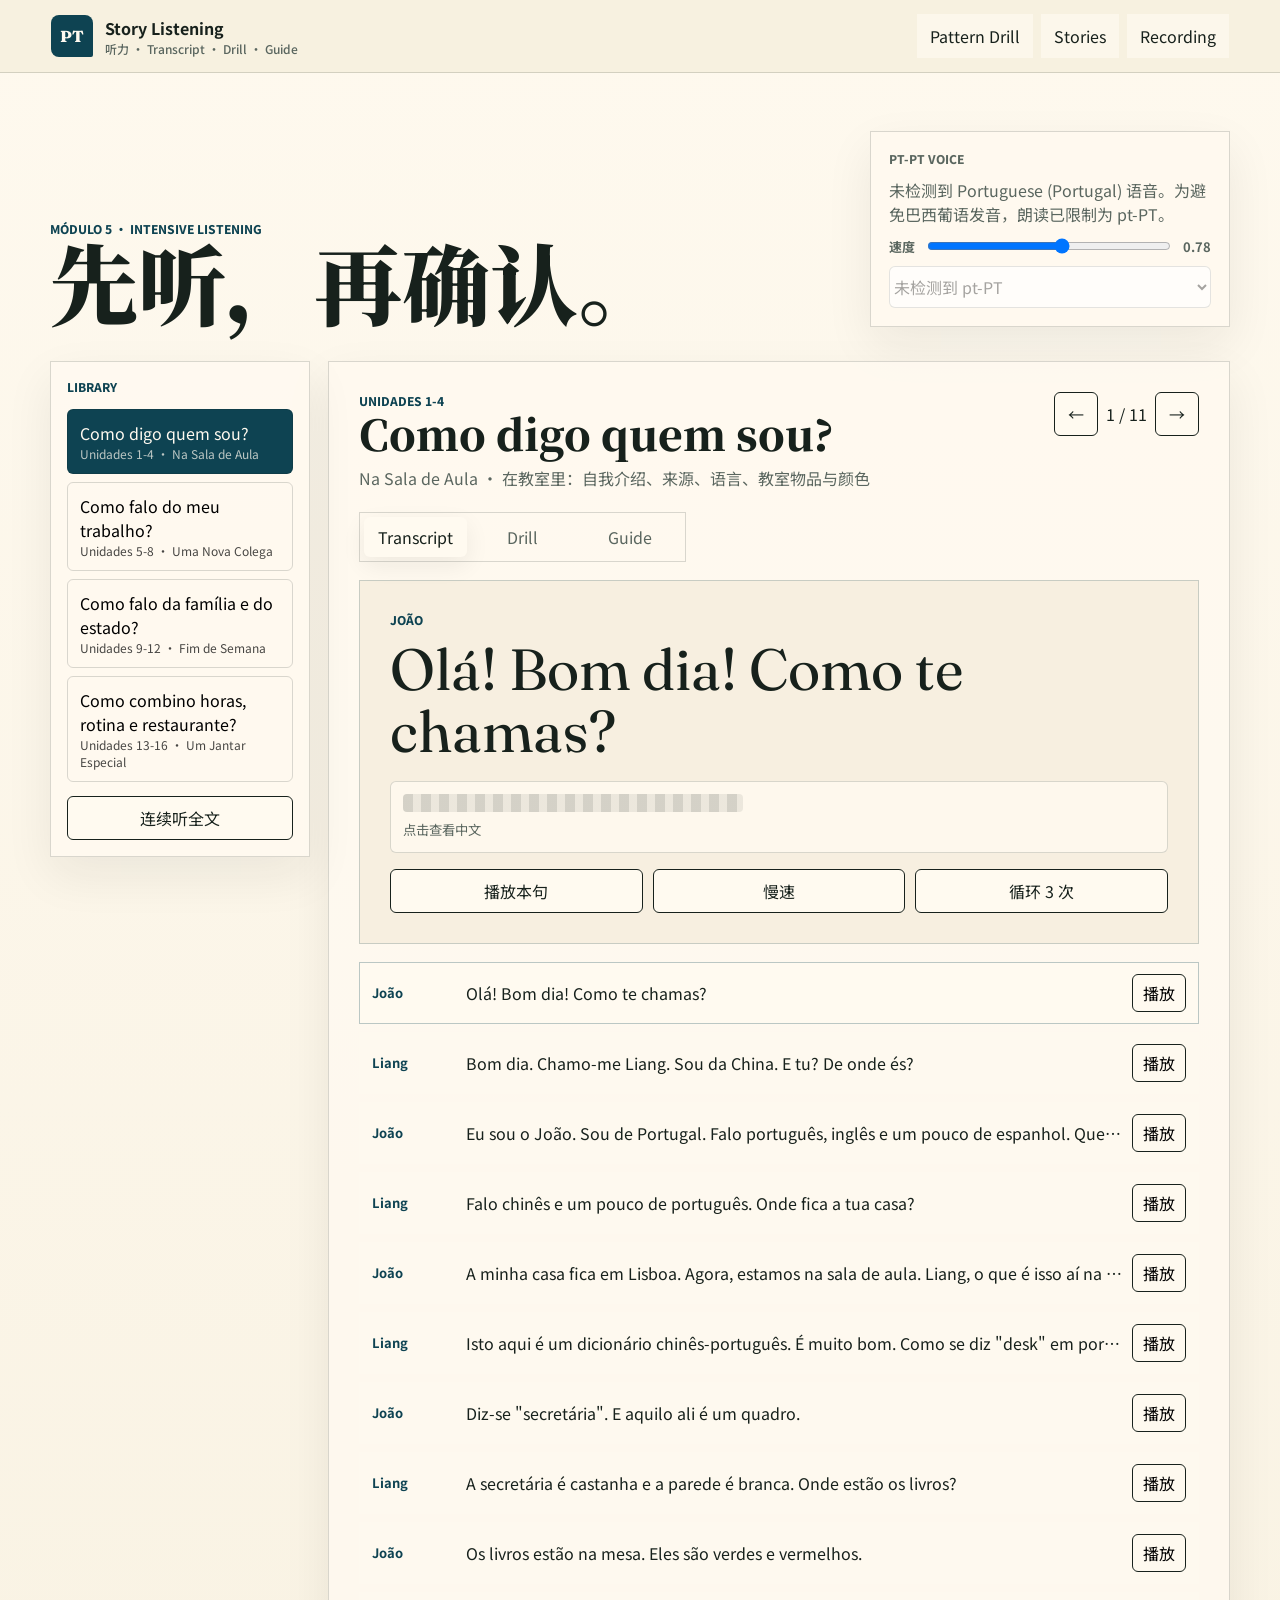
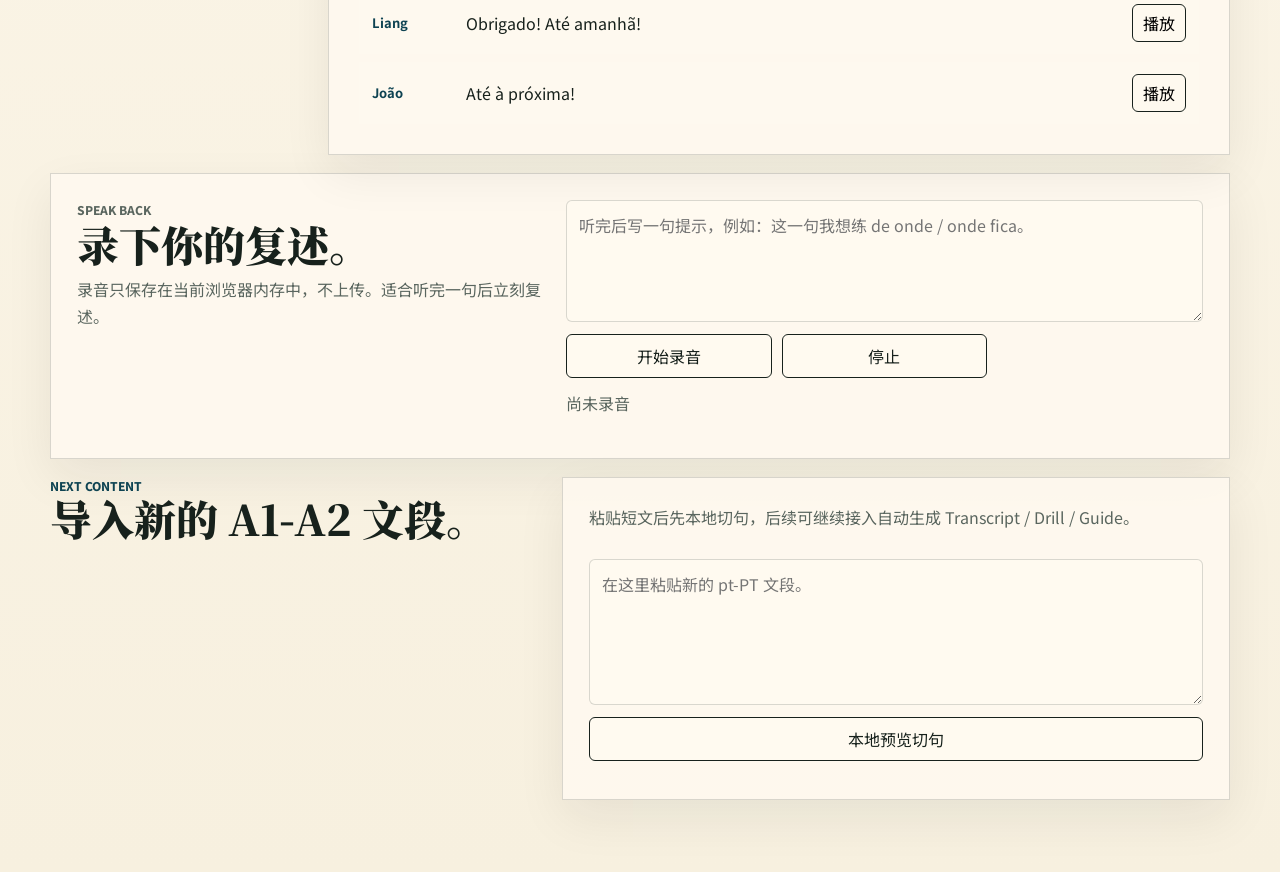
<file: stories.html>
<!doctype html>
<html lang="zh-CN">
  <head>
    <meta charset="utf-8">
    <meta name="viewport" content="width=device-width, initial-scale=1">
    <title>Story Listening · Português PT A2 Studio</title>
    <link rel="preconnect" href="https://fonts.googleapis.com">
    <link rel="preconnect" href="https://fonts.gstatic.com" crossorigin>
    <link rel="stylesheet" href="styles.css">
    <link rel="stylesheet" href="story-listening.css">
    <link rel="stylesheet" href="story-drill.css">
    <link rel="stylesheet" href="story-listening-mobile.css">
  </head>
  <body class="story-page">
    <header class="story-topbar">
      <a class="brand" href="index.html" aria-label="返回主页">
        <span class="brand-mark">PT</span>
        <span>
          <strong>Story Listening</strong>
          <small>听力 · Transcript · Drill · Guide</small>
        </span>
      </a>
      <nav aria-label="故事听力导航">
        <a href="index.html#generator">Pattern Drill</a>
        <a href="#storyLibrary">Stories</a>
        <a href="#reflectionRecorder">Recording</a>
      </nav>
    </header>

    <main class="story-shell">
      <section class="story-hero">
        <div>
          <p class="eyebrow">Módulo 5 · Intensive Listening</p>
          <h1>先听，再确认。</h1>
        </div>
        <div class="story-voice-card">
          <p class="label">pt-PT voice</p>
          <p id="storyVoiceStatus">正在检测欧洲葡萄牙语语音...</p>
          <label>
            速度
            <input id="storyRate" type="range" min="0.55" max="1" step="0.05" value="0.78">
            <output id="storyRateValue">0.78</output>
          </label>
          <select id="storyVoiceSelect" aria-label="选择欧洲葡萄牙语语音"></select>
        </div>
      </section>

      <section id="storyLibrary" class="story-workspace">
        <aside class="story-rail" aria-label="故事列表">
          <p class="label">Library</p>
          <div id="storyTabs" class="story-tabs"></div>
          <button id="playFullStory" type="button" class="quiet-button">连续听全文</button>
        </aside>

        <section class="story-reader" aria-live="polite">
          <div class="story-reader-head">
            <div>
              <p id="storyScope" class="eyebrow">Unidades</p>
              <h2 id="storyTitle">Story</h2>
              <p id="storyTheme"></p>
            </div>
            <div class="story-stepper">
              <button id="prevLine" type="button" aria-label="上一句">←</button>
              <span id="lineCounter">1 / 1</span>
              <button id="nextLine" type="button" aria-label="下一句">→</button>
            </div>
          </div>

          <div id="storyModeTabs" class="story-mode-tabs" role="tablist" aria-label="故事学习模式">
            <button type="button" class="is-active" data-mode="transcript">Transcript</button>
            <button type="button" data-mode="drill">Drill</button>
            <button type="button" data-mode="guide">Guide</button>
          </div>

          <div id="transcriptPanel" class="story-mode-panel is-active">
            <article id="activeLineCard" class="active-line-card">
              <p id="activeSpeaker" class="label">Speaker</p>
              <p id="activePt" class="active-pt"></p>
              <button id="activeTranslation" class="translation-reveal" type="button">
                <span class="mask-bar"></span>
                <span class="translation-text"></span>
                <small>点击查看中文</small>
              </button>
              <div class="listen-actions">
                <button id="playLine" type="button">播放本句</button>
                <button id="playLineSlow" type="button">慢速</button>
                <button id="repeatLine" type="button">循环 3 次</button>
              </div>
            </article>
            <div id="lineList" class="line-list"></div>
          </div>

          <div id="drillPanel" class="story-mode-panel">
            <section class="drill-section">
              <p class="label">Core Expressions</p>
              <div id="coreExpressions" class="expression-list"></div>
            </section>
            <section class="drill-section">
              <p class="label">Substitution</p>
              <div id="templateList" class="template-list"></div>
            </section>
            <section class="drill-section">
              <p class="label">Listening Check</p>
              <div id="listeningQuestions" class="question-list"></div>
            </section>
          </div>

          <div id="guidePanel" class="story-mode-panel">
            <section class="guide-grid">
              <article>
                <p class="label">Grammar</p>
                <h3>语法回收</h3>
                <div id="grammarSummary" class="summary-list"></div>
              </article>
              <article>
                <p class="label">Vocabulary</p>
                <h3>高频词块</h3>
                <div id="vocabularySummary" class="vocab-cloud"></div>
              </article>
              <article>
                <p class="label">Practice</p>
                <h3>举一反三</h3>
                <div id="practiceSummary" class="practice-list"></div>
              </article>
            </section>
          </div>
        </section>
      </section>

      <section id="reflectionRecorder" class="recorder-panel">
        <div>
          <p class="eyebrow">Speak Back</p>
          <h2>录下你的复述。</h2>
          <p>录音只保存在当前浏览器内存中，不上传。适合听完一句后立刻复述。</p>
        </div>
        <div class="recorder-box">
          <textarea id="reflectionNote" rows="4" placeholder="听完后写一句提示，例如：这一句我想练 de onde / onde fica。"></textarea>
          <div class="recorder-actions">
            <button id="startRecording" type="button">开始录音</button>
            <button id="stopRecording" type="button" disabled>停止</button>
          </div>
          <p id="recordingStatus">尚未录音</p>
          <audio id="recordingPlayback" controls hidden></audio>
        </div>
      </section>

      <section class="content-pipeline">
        <div>
          <p class="eyebrow">Next Content</p>
          <h2>导入新的 A1-A2 文段。</h2>
        </div>
        <div class="pipeline-card">
          <p>粘贴短文后先本地切句，后续可继续接入自动生成 Transcript / Drill / Guide。</p>
          <textarea id="customTextInput" rows="5" placeholder="在这里粘贴新的 pt-PT 文段。"></textarea>
          <button id="previewCustomText" type="button">本地预览切句</button>
          <div id="customPreview" class="custom-preview"></div>
        </div>
      </section>
    </main>

    <script src="story-listening.js"></script>
  </body>
</html>
</file>
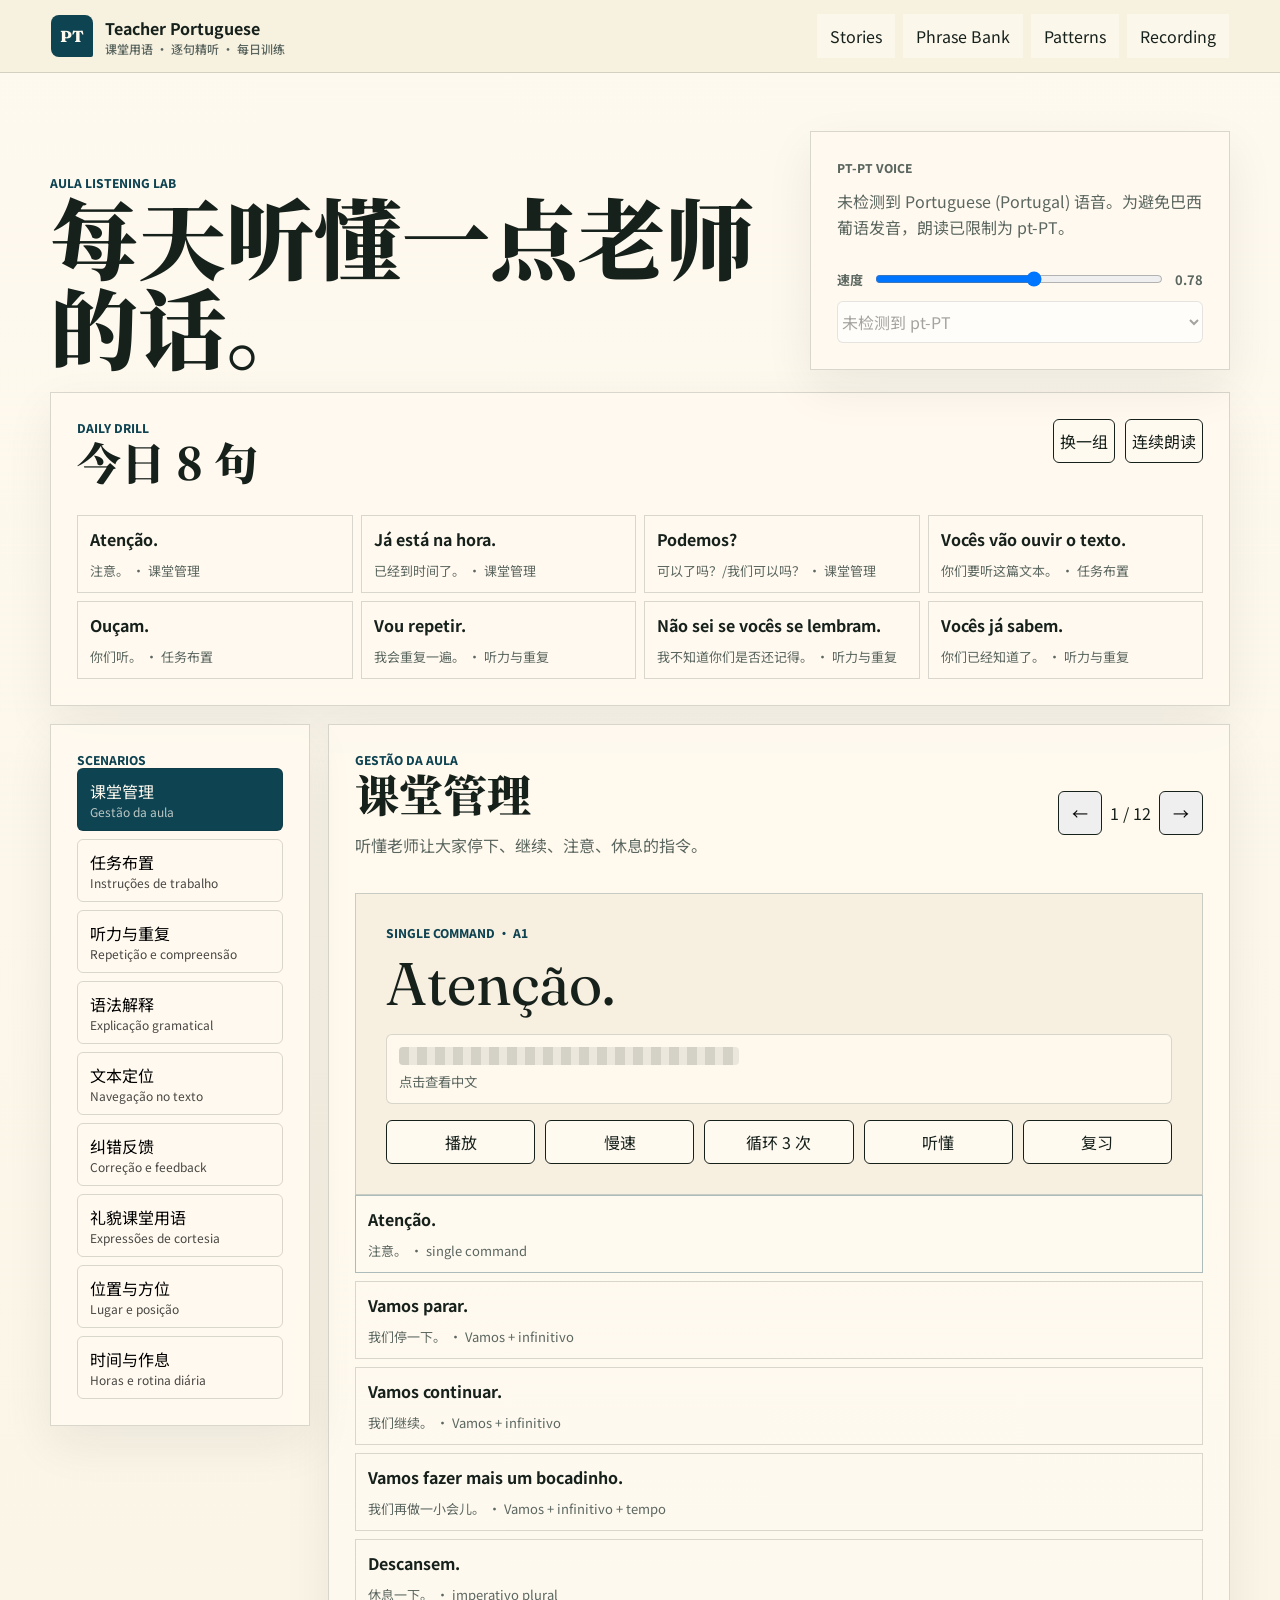
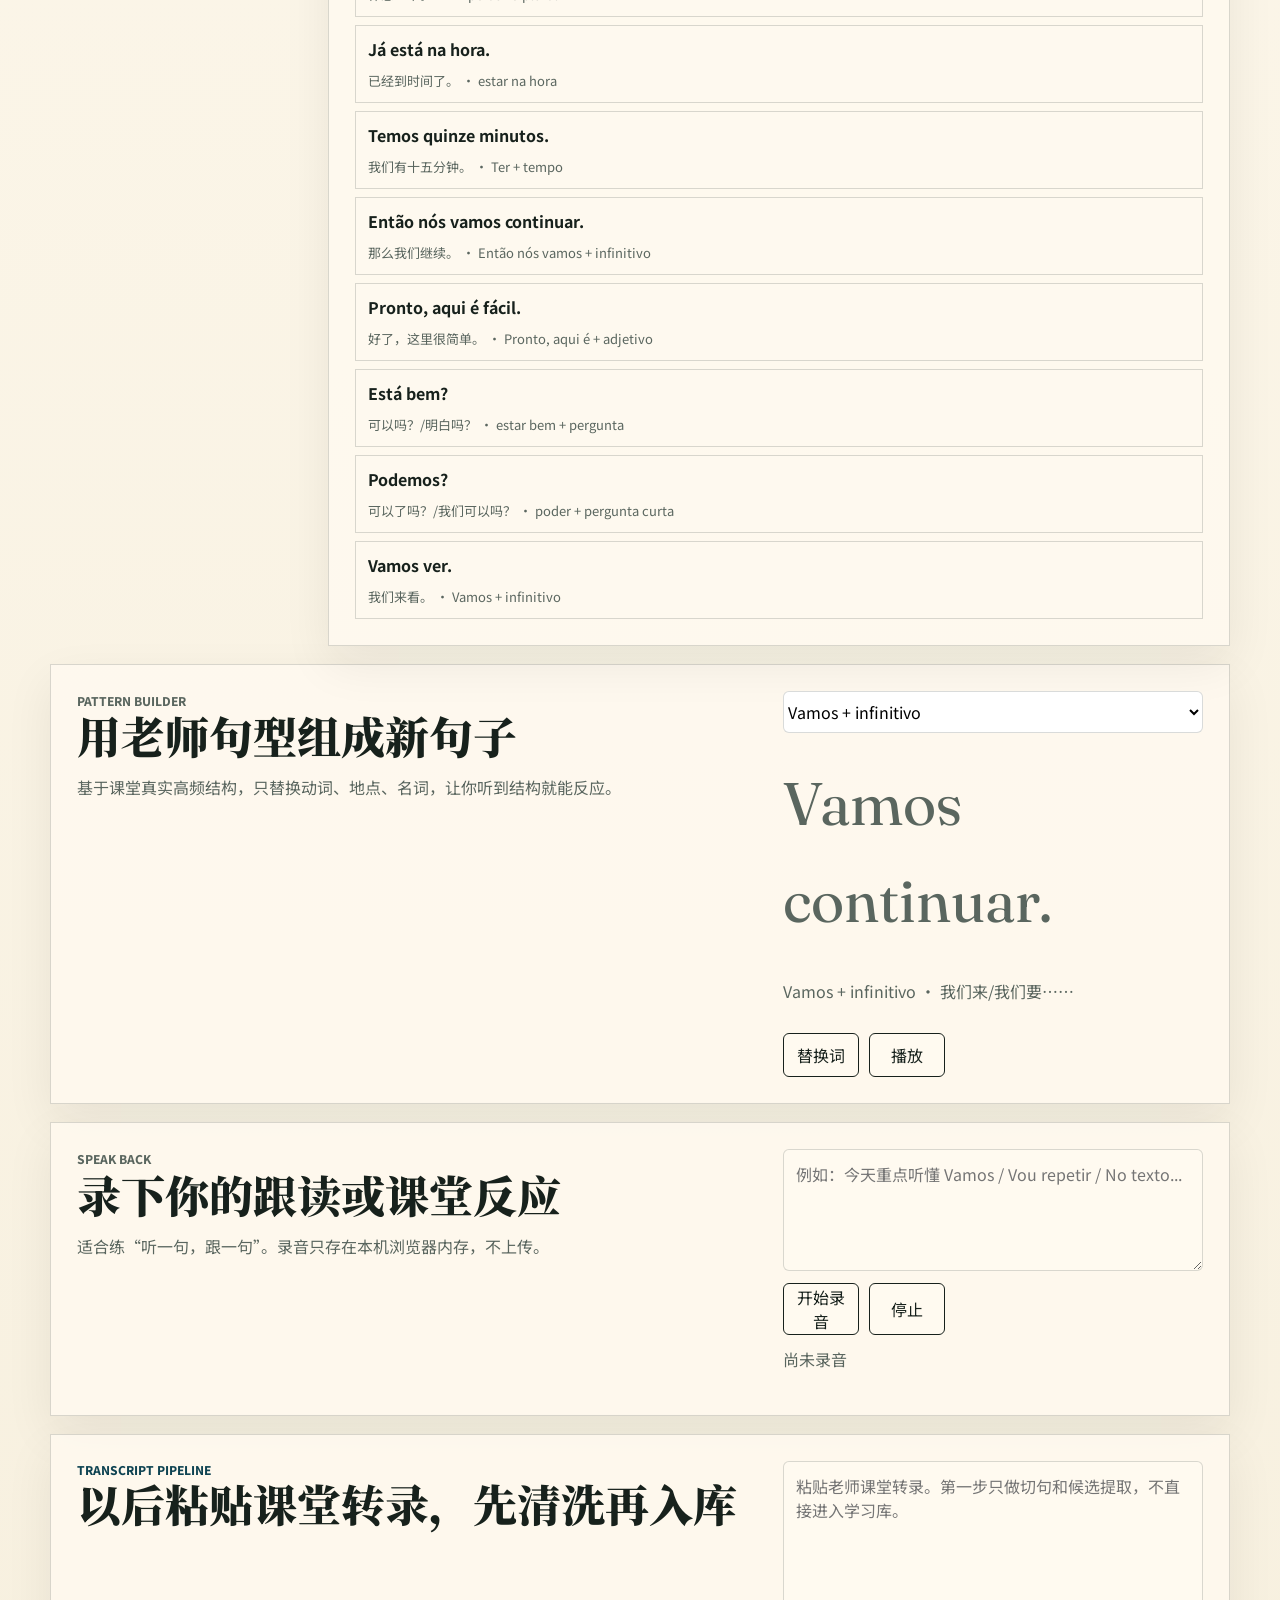
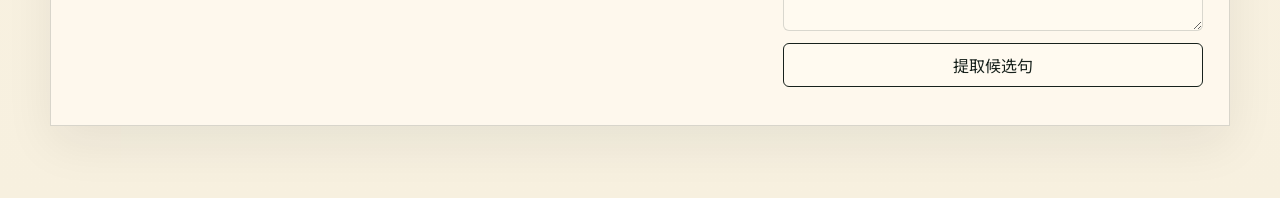
<file: teacher.html>
<!doctype html>
<html lang="zh-CN">
  <head>
    <meta charset="utf-8">
    <meta name="viewport" content="width=device-width, initial-scale=1">
    <title>Teacher Portuguese · Português PT A2 Studio</title>
    <link rel="stylesheet" href="styles.css">
    <link rel="stylesheet" href="teacher.css">
  </head>
  <body class="teacher-page">
    <header class="teacher-topbar">
      <a class="brand" href="index.html" aria-label="返回主页">
        <span class="brand-mark">PT</span>
        <span>
          <strong>Teacher Portuguese</strong>
          <small>课堂用语 · 逐句精听 · 每日训练</small>
        </span>
      </a>
      <nav aria-label="课堂用语导航">
        <a href="stories.html">Stories</a>
        <a href="#phraseBank">Phrase Bank</a>
        <a href="#patternBuilder">Patterns</a>
        <a href="#teacherRecorder">Recording</a>
      </nav>
    </header>

    <main class="teacher-shell">
      <section class="teacher-hero">
        <div>
          <p class="eyebrow">Aula Listening Lab</p>
          <h1>每天听懂一点老师的话。</h1>
        </div>
        <div class="teacher-voice-card">
          <p class="label">pt-PT voice</p>
          <p id="teacherVoiceStatus">正在检测欧洲葡萄牙语语音...</p>
          <label>
            速度
            <input id="teacherRate" type="range" min="0.55" max="1" step="0.05" value="0.78">
            <output id="teacherRateValue">0.78</output>
          </label>
          <select id="teacherVoiceSelect" aria-label="选择欧洲葡萄牙语语音"></select>
        </div>
      </section>

      <section class="daily-panel">
        <div>
          <p class="label">Daily Drill</p>
          <h2>今日 8 句</h2>
        </div>
        <div class="daily-actions">
          <button id="refreshDaily" type="button">换一组</button>
          <button id="playDaily" type="button">连续朗读</button>
        </div>
        <div id="dailyList" class="daily-list"></div>
      </section>

      <section id="phraseBank" class="teacher-workspace">
        <aside class="teacher-rail">
          <p class="label">Scenarios</p>
          <div id="teacherCategories" class="teacher-categories"></div>
        </aside>

        <section class="teacher-reader">
          <div class="teacher-reader-head">
            <div>
              <p id="categoryTitlePt" class="eyebrow">Gestão da aula</p>
              <h2 id="categoryTitleZh">课堂管理</h2>
              <p id="categoryGoal"></p>
            </div>
            <div class="teacher-stepper">
              <button id="prevPhrase" type="button" aria-label="上一句">←</button>
              <span id="phraseCounter">1 / 1</span>
              <button id="nextPhrase" type="button" aria-label="下一句">→</button>
            </div>
          </div>

          <article class="teacher-active-card">
            <p id="phrasePattern" class="label">Vamos + infinitivo</p>
            <p id="activeTeacherPt" class="teacher-pt"></p>
            <button id="teacherTranslation" class="teacher-translation" type="button">
              <span class="mask-bar"></span>
              <span class="translation-text"></span>
              <small>点击查看中文</small>
            </button>
            <div class="teacher-listen-actions">
              <button id="playTeacherPhrase" type="button">播放</button>
              <button id="playTeacherSlow" type="button">慢速</button>
              <button id="repeatTeacherPhrase" type="button">循环 3 次</button>
              <button id="markKnown" type="button">听懂</button>
              <button id="markReview" type="button">复习</button>
            </div>
          </article>

          <div id="phraseList" class="phrase-list"></div>
        </section>
      </section>

      <section id="patternBuilder" class="pattern-panel">
        <div>
          <p class="eyebrow">Pattern Builder</p>
          <h2>用老师句型组成新句子</h2>
          <p>基于课堂真实高频结构，只替换动词、地点、名词，让你听到结构就能反应。</p>
        </div>
        <div class="pattern-box">
          <select id="patternSelect" aria-label="选择课堂句型"></select>
          <p id="patternSentence" class="pattern-sentence"></p>
          <p id="patternMeaning"></p>
          <div class="teacher-listen-actions">
            <button id="buildVariant" type="button">替换词</button>
            <button id="playPattern" type="button">播放</button>
          </div>
        </div>
      </section>

      <section id="teacherRecorder" class="teacher-recorder">
        <div>
          <p class="eyebrow">Speak Back</p>
          <h2>录下你的跟读或课堂反应</h2>
          <p>适合练“听一句，跟一句”。录音只存在本机浏览器内存，不上传。</p>
        </div>
        <div class="recorder-box">
          <textarea id="teacherNote" rows="4" placeholder="例如：今天重点听懂 Vamos / Vou repetir / No texto..."></textarea>
          <div class="recorder-actions">
            <button id="startTeacherRecording" type="button">开始录音</button>
            <button id="stopTeacherRecording" type="button" disabled>停止</button>
          </div>
          <p id="teacherRecordingStatus">尚未录音</p>
          <audio id="teacherRecordingPlayback" controls hidden></audio>
        </div>
      </section>

      <section class="transcript-lab">
        <div>
          <p class="eyebrow">Transcript Pipeline</p>
          <h2>以后粘贴课堂转录，先清洗再入库</h2>
        </div>
        <div class="transcript-box">
          <textarea id="rawTranscript" rows="6" placeholder="粘贴老师课堂转录。第一步只做切句和候选提取，不直接进入学习库。"></textarea>
          <button id="previewTranscript" type="button">提取候选句</button>
          <div id="transcriptPreview" class="transcript-preview"></div>
        </div>
      </section>
    </main>

    <script src="teacher.js"></script>
  </body>
</html>
</file>
<file: styles.css>
@import url("https://fonts.googleapis.com/css2?family=Fraunces:opsz,wght,SOFT,WONK@9..144,500..900,40,0..1&family=Noto+Sans+SC:wght@400;500;700;800;900&family=Noto+Serif+SC:wght@600;700;900&display=swap");

:root {
  --font-ui: "Noto Sans SC", "Source Han Sans SC", "Microsoft YaHei UI", sans-serif;
  --font-display: "Noto Serif SC", "Source Han Serif SC", "SimSun", serif;
  --font-portuguese: "Fraunces", "Noto Serif", Georgia, serif;
  --ink: #17211c;
  --muted: #5a665f;
  --paper: #f7f0df;
  --tile: #e8ddc3;
  --azulejo: #176b7a;
  --azulejo-dark: #0e4352;
  --coral: #d85d3f;
  --lime: #b4c949;
  --white: #fffaf0;
  --line: rgba(23, 33, 28, 0.16);
  --shadow: 0 22px 60px rgba(14, 67, 82, 0.16);
}

* {
  box-sizing: border-box;
}

html {
  scroll-behavior: smooth;
}

body {
  margin: 0;
  color: var(--ink);
  background:
    radial-gradient(circle at 12% 6%, rgba(216, 93, 63, 0.18), transparent 27rem),
    linear-gradient(135deg, rgba(23, 107, 122, 0.08) 25%, transparent 25%) 0 0 / 42px 42px,
    var(--paper);
  font-family: var(--font-ui);
  font-optical-sizing: auto;
  text-rendering: optimizeLegibility;
  -webkit-font-smoothing: antialiased;
}

button,
a,
select,
input {
  font: inherit;
}

button,
.secondary,
.language-toggle {
  min-height: 44px;
  border: 1px solid var(--ink);
  border-radius: 6px;
  cursor: pointer;
  transition: transform 160ms ease, box-shadow 160ms ease, background 160ms ease;
}

button:hover,
.secondary:hover,
.language-toggle:hover {
  transform: translateY(-2px);
  box-shadow: 0 10px 18px rgba(23, 33, 28, 0.12);
}

.topbar {
  position: sticky;
  top: 0;
  z-index: 10;
  display: flex;
  align-items: center;
  justify-content: space-between;
  gap: 24px;
  padding: 14px clamp(18px, 4vw, 54px);
  border-bottom: 1px solid var(--line);
  background: rgba(247, 240, 223, 0.88);
  backdrop-filter: blur(18px);
}

.brand {
  display: flex;
  align-items: center;
  gap: 12px;
  color: var(--ink);
  text-decoration: none;
}

.brand-mark {
  display: grid;
  width: 42px;
  height: 42px;
  place-items: center;
  color: var(--white);
  background: var(--azulejo-dark);
  border-radius: 8px 8px 2px 8px;
  font-weight: 800;
  font-family: var(--font-portuguese);
}

.brand small {
  display: block;
  color: var(--muted);
  font-size: 12px;
  font-weight: 500;
}

nav {
  display: flex;
  gap: 8px;
  flex-wrap: wrap;
  justify-content: flex-end;
}

nav a,
.secondary,
.language-toggle {
  color: var(--ink);
  text-decoration: none;
  padding: 10px 13px;
  background: rgba(255, 250, 240, 0.62);
}

.language-toggle {
  min-height: 40px;
  border-color: var(--line);
  font-size: 12px;
  font-weight: 900;
}

.hero {
  min-height: calc(100vh - 72px);
  display: grid;
  grid-template-columns: minmax(0, 1.02fr) minmax(320px, 0.98fr);
  align-items: center;
  gap: clamp(32px, 6vw, 84px);
  padding: clamp(32px, 6vw, 72px) clamp(18px, 5vw, 72px);
}

.hero-copy {
  max-width: 760px;
}

.eyebrow,
.label,
.pill {
  margin: 0;
  color: var(--azulejo-dark);
  font-size: 12px;
  font-weight: 800;
  letter-spacing: 0;
  text-transform: uppercase;
}

h1,
h2,
h3,
p {
  margin-top: 0;
}

h1 {
  margin-bottom: 20px;
  font-family: var(--font-display);
  font-size: clamp(42px, 6.4vw, 84px);
  line-height: 1.02;
  letter-spacing: 0;
  font-weight: 900;
}

h2 {
  margin-bottom: 14px;
  font-family: var(--font-display);
  font-size: clamp(26px, 3.8vw, 44px);
  line-height: 1.16;
  letter-spacing: 0;
  font-weight: 900;
}

h3 {
  margin-bottom: 10px;
  font-size: 20px;
  font-weight: 800;
}

.lead {
  max-width: 660px;
  color: var(--muted);
  font-size: clamp(18px, 2vw, 23px);
  line-height: 1.68;
}

.hero-actions,
.sentence-actions {
  display: flex;
  gap: 12px;
  flex-wrap: wrap;
}

.primary {
  color: var(--white);
  background: var(--coral);
  padding: 11px 16px;
  font-weight: 800;
}

.sound-map {
  position: relative;
  min-height: 520px;
  padding: 26px;
  border: 1px solid var(--line);
  background:
    linear-gradient(90deg, rgba(255, 250, 240, 0.88), rgba(255, 250, 240, 0.52)),
    repeating-linear-gradient(45deg, rgba(23, 107, 122, 0.12) 0 10px, transparent 10px 20px);
  box-shadow: var(--shadow);
  overflow: hidden;
}

.wave-line {
  position: absolute;
  inset: 68px 50% 68px auto;
  width: 4px;
  border-radius: 999px;
  background: linear-gradient(var(--azulejo), var(--coral), var(--lime));
}

.map-node {
  position: relative;
  width: min(78%, 360px);
  margin: 0 0 26px auto;
  padding: 18px 18px 18px 72px;
  border: 1px solid var(--ink);
  background: var(--white);
  box-shadow: 8px 8px 0 rgba(23, 33, 28, 0.12);
}

.map-node:nth-child(3),
.map-node:nth-child(5) {
  margin-right: 13%;
}

.map-node span {
  position: absolute;
  left: 18px;
  top: 16px;
  display: grid;
  width: 36px;
  height: 36px;
  place-items: center;
  color: var(--white);
  background: var(--azulejo-dark);
  border-radius: 999px;
  font-weight: 800;
}

.map-node small {
  display: block;
  color: var(--muted);
}

.map-node strong {
  display: block;
  font-family: var(--font-portuguese);
  font-size: 18px;
  letter-spacing: 0.01em;
  font-variation-settings: "SOFT" 40, "WONK" 1;
}

.control-strip,
.section-grid,
.generator,
.reference-note {
  margin: 0 clamp(18px, 5vw, 72px) clamp(34px, 5vw, 70px);
}

.control-strip {
  display: grid;
  grid-template-columns: 1.1fr 1fr 1fr;
  gap: 16px;
  align-items: end;
  padding: 18px;
  border: 1px solid var(--line);
  background: var(--white);
  box-shadow: var(--shadow);
}

.control-strip p {
  margin-bottom: 0;
}

.control-strip label {
  display: grid;
  gap: 8px;
  color: var(--muted);
  font-weight: 700;
}

select {
  min-height: 42px;
  border: 1px solid var(--line);
  border-radius: 6px;
  background: white;
}

.section-grid {
  display: grid;
  grid-template-columns: minmax(260px, 0.42fr) minmax(0, 1fr);
  gap: clamp(24px, 5vw, 70px);
  padding-top: 34px;
}

.section-heading {
  max-width: 560px;
}

.section-heading p:not(.eyebrow) {
  color: var(--muted);
  line-height: 1.7;
}

.alphabet-grid {
  display: grid;
  grid-template-columns: repeat(auto-fit, minmax(210px, 1fr));
  gap: 14px;
}

.letter-card,
.rule-card,
.lesson-lanes article,
.sentence-card,
.reference-note {
  border: 1px solid var(--line);
  background: rgba(255, 250, 240, 0.9);
  box-shadow: 0 12px 28px rgba(23, 33, 28, 0.08);
}

.letter-card {
  display: grid;
  min-height: 274px;
  padding: 16px;
  align-content: start;
  gap: 8px;
}

.letter-card strong {
  display: block;
  font-family: var(--font-portuguese);
  font-size: 42px;
  line-height: 1;
  font-variation-settings: "SOFT" 40, "WONK" 1;
}

.letter-card p {
  color: var(--muted);
  font-size: 13px;
  line-height: 1.35;
  margin-bottom: 0;
}

.letter-card .ipa-note {
  color: var(--azulejo-dark);
  font-size: 12px;
  font-weight: 700;
}

.letter-card button,
.rule-card button,
.lesson-lanes button,
.sentence-actions button {
  width: 100%;
  color: var(--ink);
  background: white;
}

.rule-board,
.lesson-lanes {
  display: grid;
  grid-template-columns: repeat(2, minmax(0, 1fr));
  gap: 16px;
}

.rule-card,
.lesson-lanes article,
.sentence-card,
.reference-note {
  padding: 20px;
}

.rule-card span {
  color: var(--coral);
  font-weight: 900;
}

.rule-card-primary {
  border-color: rgba(216, 93, 63, 0.42);
  background: linear-gradient(135deg, rgba(216, 93, 63, 0.08), rgba(255, 250, 240, 0.94));
}

.stress-pattern {
  display: inline-block;
  padding: 7px 10px;
  border: 1px solid rgba(23, 107, 122, 0.22);
  background: rgba(23, 107, 122, 0.07);
  color: var(--azulejo-dark) !important;
  font-family: var(--font-portuguese);
  font-size: 15px !important;
  font-weight: 800;
  letter-spacing: 0.02em;
}

.training-card span {
  display: inline-block;
  margin-bottom: 10px;
  color: var(--coral);
  font-size: 12px;
  font-weight: 900;
  text-transform: uppercase;
}

.rule-card p,
.lesson-lanes p,
.sentence-card p {
  color: var(--muted);
  line-height: 1.58;
}
</file>
<file: story-listening.css>
.story-page {
  background:
    linear-gradient(180deg, rgba(255, 250, 240, 0.9), rgba(247, 240, 223, 1)),
    var(--paper);
}

.story-topbar {
  position: sticky;
  top: 0;
  z-index: 20;
  display: flex;
  align-items: center;
  justify-content: space-between;
  gap: 20px;
  padding: 14px clamp(18px, 4vw, 54px);
  border-bottom: 1px solid var(--line);
  background: rgba(247, 240, 223, 0.92);
  backdrop-filter: blur(18px);
}

.story-shell {
  width: min(1180px, calc(100% - 32px));
  margin: 0 auto;
  padding: clamp(24px, 5vw, 58px) 0 72px;
}

.story-hero {
  display: grid;
  grid-template-columns: minmax(0, 1fr) minmax(260px, 360px);
  gap: 24px;
  align-items: end;
  margin-bottom: 34px;
}

.story-hero h1 {
  max-width: 760px;
  margin-bottom: 0;
  font-size: clamp(42px, 8vw, 88px);
}

.story-voice-card,
.story-rail,
.story-reader,
.study-grid article,
.recorder-panel,
.pipeline-card {
  border: 1px solid var(--line);
  background: rgba(255, 250, 240, 0.86);
  box-shadow: 0 18px 46px rgba(23, 33, 28, 0.07);
}

.story-voice-card {
  display: grid;
  gap: 10px;
  padding: 18px;
}

.story-voice-card p {
  margin-bottom: 0;
  color: var(--muted);
  line-height: 1.5;
}

.story-voice-card label {
  display: grid;
  grid-template-columns: auto 1fr auto;
  gap: 10px;
  align-items: center;
  color: var(--muted);
  font-size: 13px;
  font-weight: 700;
}

.story-workspace {
  display: grid;
  grid-template-columns: 260px minmax(0, 1fr);
  gap: 18px;
  align-items: start;
}

.story-rail {
  position: sticky;
  top: 90px;
  display: grid;
  gap: 14px;
  padding: 16px;
}

.story-tabs {
  display: grid;
  gap: 8px;
}

.story-tab {
  width: 100%;
  min-height: 54px;
  padding: 11px 12px;
  border-color: var(--line);
  background: transparent;
  text-align: left;
}

.story-tab.is-active {
  color: var(--white);
  background: var(--azulejo-dark);
}

.story-tab span {
  display: block;
  color: inherit;
  font-size: 12px;
  opacity: 0.72;
}

.quiet-button {
  background: var(--white);
  color: var(--ink);
}

.story-reader {
  padding: clamp(18px, 3vw, 30px);
}

.story-reader-head {
  display: flex;
  justify-content: space-between;
  gap: 20px;
  align-items: start;
  margin-bottom: 22px;
}

.story-reader-head h2,
.study-grid h2,
.recorder-panel h2,
.content-pipeline h2 {
  margin-bottom: 8px;
  font-size: clamp(26px, 4vw, 42px);
}

.story-reader-head p:not(.eyebrow) {
  margin-bottom: 0;
  color: var(--muted);
}

.story-stepper {
  display: grid;
  grid-template-columns: 44px auto 44px;
  gap: 8px;
  align-items: center;
  white-space: nowrap;
}

.story-stepper button {
  padding: 0;
  color: var(--ink);
  background: var(--white);
}

.active-line-card {
  padding: clamp(18px, 4vw, 30px);
  border: 1px solid rgba(14, 67, 82, 0.2);
  background: rgba(232, 221, 195, 0.35);
}

.active-pt {
  margin: 10px 0 18px;
  font-family: var(--font-portuguese);
  font-size: clamp(30px, 5vw, 58px);
  line-height: 1.08;
  color: var(--ink);
}

.translation-reveal {
  display: grid;
  width: 100%;
  gap: 7px;
  min-height: 72px;
  margin-bottom: 16px;
  padding: 12px;
  border-color: var(--line);
  background: rgba(255, 250, 240, 0.8);
  text-align: left;
  color: var(--muted);
}

.translation-reveal .translation-text {
  display: none;
  opacity: 0;
  filter: blur(7px);
  transition: opacity 240ms ease, filter 240ms ease;
}

.translation-reveal.is-visible .translation-text {
  display: block;
  opacity: 1;
  filter: blur(0);
}

.translation-reveal.is-visible .mask-bar,
.translation-reveal.is-visible small {
  display: none;
}

.mask-bar {
  display: block;
  width: min(340px, 78%);
  height: 18px;
  border-radius: 4px;
  background: repeating-linear-gradient(90deg, rgba(23, 33, 28, 0.18) 0 10px, rgba(23, 33, 28, 0.08) 10px 18px);
}

.listen-actions,
.recorder-actions {
  display: grid;
  grid-template-columns: repeat(3, minmax(0, 1fr));
  gap: 10px;
}

.listen-actions button,
.recorder-actions button,
.pipeline-card button {
  background: var(--white);
  color: var(--ink);
}

.line-list {
  display: grid;
  gap: 8px;
  margin-top: 18px;
}

.line-row {
  display: grid;
  grid-template-columns: 84px minmax(0, 1fr) auto;
  gap: 10px;
  align-items: center;
  padding: 11px 12px;
  border: 1px solid transparent;
  background: rgba(255, 250, 240, 0.6);
  cursor: pointer;
}

.line-row.is-active {
  border-color: rgba(14, 67, 82, 0.28);
  background: var(--white);
}

.line-row strong {
  color: var(--azulejo-dark);
  font-size: 13px;
}

.line-row p {
  margin-bottom: 0;
  overflow: hidden;
  color: var(--ink);
  text-overflow: ellipsis;
  white-space: nowrap;
}

.line-row button {
  min-height: 36px;
  padding: 6px 10px;
  background: transparent;
}


.study-grid {
  display: grid;
  grid-template-columns: repeat(3, minmax(0, 1fr));
  gap: 18px;
  margin-top: 18px;
}

.study-grid article,
.recorder-panel,
.pipeline-card {
  padding: clamp(18px, 3vw, 26px);
}

.summary-list,
.practice-list,
.vocab-cloud {
  display: grid;
  gap: 10px;
}

.summary-item,
.practice-item {
  padding: 11px;
  border: 1px solid var(--line);
  background: rgba(255, 250, 240, 0.68);
}

.summary-item strong,
.practice-item strong {
  display: block;
  margin-bottom: 6px;
}

.summary-item p,
.practice-item p {
  margin-bottom: 0;
  color: var(--muted);
  line-height: 1.55;
}

.vocab-group {
  display: flex;
  flex-wrap: wrap;
  gap: 7px;
}

.vocab-group b {
  width: 100%;
  color: var(--azulejo-dark);
  font-size: 13px;
}

.vocab-group span {
  padding: 6px 9px;
  border: 1px solid rgba(23, 107, 122, 0.22);
  border-radius: 999px;
  background: rgba(23, 107, 122, 0.06);
  font-size: 13px;
}

.recorder-panel,
.content-pipeline {
  display: grid;
  grid-template-columns: minmax(0, 0.85fr) minmax(0, 1.15fr);
  gap: 18px;
  margin-top: 18px;
  align-items: start;
}

.recorder-panel p,
.pipeline-card p {
  color: var(--muted);
  line-height: 1.65;
}

.recorder-box,
.pipeline-card {
  display: grid;
  gap: 12px;
}

textarea {
  width: 100%;
  resize: vertical;
  border: 1px solid var(--line);
  border-radius: 6px;
  padding: 12px;
  background: var(--white);
  color: var(--ink);
  font: inherit;
}

.custom-preview {
  display: grid;
  gap: 8px;
}

.custom-preview p {
  margin: 0;
  padding: 10px;
  border: 1px solid var(--line);
  background: rgba(255, 250, 240, 0.7);
}
</file>
<file: story-drill.css>
.story-mode-tabs {
  display: inline-grid;
  grid-template-columns: repeat(3, minmax(0, 1fr));
  gap: 4px;
  margin-bottom: 18px;
  padding: 4px;
  border: 1px solid var(--line);
  background: rgba(255, 250, 240, 0.58);
}

.story-mode-tabs button {
  min-height: 38px;
  padding: 8px 14px;
  border: 0;
  background: transparent;
  color: var(--muted);
}

.story-mode-tabs button.is-active {
  background: var(--white);
  color: var(--ink);
  box-shadow: 0 8px 24px rgba(23, 33, 28, 0.07);
}

.story-mode-panel {
  display: none;
}

.story-mode-panel.is-active {
  display: block;
}

.drill-section + .drill-section {
  margin-top: 24px;
}

.expression-list,
.template-list,
.question-list {
  display: grid;
  gap: 10px;
}

.expression-item {
  display: grid;
  grid-template-columns: 42px minmax(0, 1fr);
  gap: 10px;
  align-items: start;
}

.expression-item > span {
  padding-top: 14px;
  color: var(--muted);
  font-size: 12px;
  font-weight: 700;
}

.mini-reveal {
  display: grid;
  width: 100%;
  min-height: 58px;
  gap: 8px;
  padding: 12px 14px;
  border: 1px solid var(--line);
  background: rgba(255, 250, 240, 0.72);
  text-align: left;
}

.mini-reveal:hover,
.template-variants button:hover,
.question-item > button:hover {
  border-color: rgba(14, 67, 82, 0.24);
  background: var(--white);
}

.mini-reveal-pt {
  color: var(--ink);
  font-family: var(--font-portuguese);
  font-size: 18px;
  line-height: 1.35;
}

.mini-reveal-zh {
  display: none;
  color: var(--muted);
  opacity: 0;
  filter: blur(7px);
  transition: opacity 240ms ease, filter 240ms ease;
}

.mini-reveal.is-visible .mini-reveal-zh {
  display: block;
  opacity: 1;
  filter: blur(0);
}

.mini-reveal.is-visible .mask-bar {
  display: none;
}

.template-item,
.question-item,
.guide-grid article {
  padding: 14px;
  border: 1px solid var(--line);
  background: rgba(255, 250, 240, 0.68);
}

.template-item strong {
  display: block;
  margin-bottom: 10px;
  color: var(--ink);
  font-family: var(--font-portuguese);
}

.template-variants {
  display: flex;
  flex-wrap: wrap;
  gap: 8px;
}

.template-variants button,
.question-item > button {
  min-height: 36px;
  border-color: var(--line);
  background: transparent;
  color: var(--ink);
}

.question-item {
  display: grid;
  gap: 10px;
}

.question-item > button {
  justify-self: start;
}

.guide-grid {
  display: grid;
  gap: 14px;
}

.guide-grid h3 {
  margin: 0 0 12px;
  font-size: clamp(21px, 3vw, 30px);
}
</file>
<file: story-listening-mobile.css>
@media (max-width: 860px) {
  .story-topbar,
  .story-reader-head,
  .recorder-panel,
  .content-pipeline {
    display: grid;
  }

  .story-hero,
  .story-workspace {
    grid-template-columns: 1fr;
  }

  .story-rail {
    position: static;
  }

  .story-tabs {
    grid-auto-flow: column;
    grid-auto-columns: minmax(190px, 1fr);
    overflow-x: auto;
    padding-bottom: 4px;
  }

  .line-row {
    grid-template-columns: 1fr auto;
  }

  .line-row strong {
    grid-column: 1 / -1;
  }

  .listen-actions,
  .recorder-actions,
  .story-mode-tabs {
    grid-template-columns: 1fr;
  }

  .expression-item {
    grid-template-columns: 34px minmax(0, 1fr);
  }
}

@media (max-width: 560px) {
  .story-shell {
    width: min(100% - 20px, 1180px);
    padding-top: 18px;
  }

  .story-topbar nav {
    width: 100%;
    justify-content: flex-start;
  }

  .active-line-card,
  .story-reader,
  .recorder-panel,
  .pipeline-card {
    padding: 15px;
  }

  .active-pt {
    font-size: 32px;
  }
}
</file>
<file: teacher.css>
.teacher-page {
  background:
    linear-gradient(180deg, rgba(255, 250, 240, 0.94), rgba(247, 240, 223, 1)),
    var(--paper);
}

.teacher-topbar {
  position: sticky;
  top: 0;
  z-index: 20;
  display: flex;
  align-items: center;
  justify-content: space-between;
  gap: 20px;
  padding: 14px clamp(18px, 4vw, 54px);
  border-bottom: 1px solid var(--line);
  background: rgba(247, 240, 223, 0.92);
  backdrop-filter: blur(18px);
}

.teacher-shell {
  width: min(1180px, calc(100% - 32px));
  margin: 0 auto;
  padding: clamp(24px, 5vw, 58px) 0 72px;
}

.teacher-hero,
.pattern-panel,
.teacher-recorder,
.transcript-lab {
  display: grid;
  grid-template-columns: minmax(0, 1fr) minmax(280px, 420px);
  gap: 20px;
  align-items: start;
}

.teacher-hero {
  align-items: end;
  margin-bottom: 22px;
}

.teacher-hero h1 {
  max-width: 760px;
  margin-bottom: 0;
  font-size: clamp(42px, 8vw, 88px);
}

.teacher-voice-card,
.daily-panel,
.teacher-rail,
.teacher-reader,
.pattern-panel,
.teacher-recorder,
.transcript-lab {
  border: 1px solid var(--line);
  background: rgba(255, 250, 240, 0.88);
  box-shadow: 0 18px 46px rgba(23, 33, 28, 0.07);
}

.teacher-voice-card,
.daily-panel,
.teacher-rail,
.teacher-reader,
.pattern-panel,
.teacher-recorder,
.transcript-lab {
  padding: clamp(16px, 3vw, 26px);
}

.teacher-voice-card,
.pattern-box,
.recorder-box,
.transcript-box {
  display: grid;
  gap: 12px;
}

.teacher-voice-card p,
.teacher-reader-head p:not(.eyebrow),
.pattern-panel p,
.teacher-recorder p {
  color: var(--muted);
  line-height: 1.62;
}

.teacher-voice-card label {
  display: grid;
  grid-template-columns: auto 1fr auto;
  gap: 10px;
  align-items: center;
  color: var(--muted);
  font-size: 13px;
  font-weight: 700;
}

.daily-panel {
  display: grid;
  grid-template-columns: auto 1fr;
  gap: 14px;
  margin-bottom: 18px;
}

.daily-actions {
  display: flex;
  gap: 10px;
  justify-content: flex-end;
  align-items: start;
}

.daily-list,
.phrase-list,
.teacher-categories,
.transcript-preview {
  display: grid;
  gap: 8px;
}

.daily-list {
  grid-column: 1 / -1;
  grid-template-columns: repeat(4, minmax(0, 1fr));
}

.daily-item,
.phrase-row,
.candidate-row {
  padding: 11px 12px;
  border: 1px solid var(--line);
  background: rgba(255, 250, 240, 0.7);
}

.daily-item {
  cursor: pointer;
}

.daily-item.is-known {
  opacity: 0.55;
}

.daily-item strong,
.phrase-row strong {
  display: block;
  margin-bottom: 6px;
  color: var(--ink);
}

.daily-item span,
.phrase-row span,
.candidate-row span {
  color: var(--muted);
  font-size: 13px;
}

.teacher-workspace {
  display: grid;
  grid-template-columns: 260px minmax(0, 1fr);
  gap: 18px;
  align-items: start;
}

.teacher-rail {
  position: sticky;
  top: 90px;
}

.category-button {
  width: 100%;
  min-height: 58px;
  padding: 10px 12px;
  border-color: var(--line);
  background: transparent;
  text-align: left;
}

.category-button.is-active {
  color: var(--white);
  background: var(--azulejo-dark);
}

.category-button span {
  display: block;
  color: inherit;
  font-size: 12px;
  opacity: 0.72;
}

.teacher-reader-head {
  display: flex;
  justify-content: space-between;
  gap: 20px;
  margin-bottom: 18px;
}

.teacher-stepper {
  display: grid;
  grid-template-columns: 44px auto 44px;
  gap: 8px;
  align-items: center;
  white-space: nowrap;
}

.teacher-active-card {
  padding: clamp(18px, 4vw, 30px);
  border: 1px solid rgba(14, 67, 82, 0.2);
  background: rgba(232, 221, 195, 0.34);
}

.teacher-pt,
.pattern-sentence {
  margin: 10px 0 18px;
  font-family: var(--font-portuguese);
  font-size: clamp(32px, 5vw, 60px);
  line-height: 1.08;
}

.teacher-translation {
  display: grid;
  width: 100%;
  gap: 7px;
  min-height: 68px;
  margin-bottom: 16px;
  padding: 12px;
  border-color: var(--line);
  background: rgba(255, 250, 240, 0.82);
  color: var(--muted);
  text-align: left;
}

.translation-text {
  display: none;
  opacity: 0;
  filter: blur(7px);
  transition: opacity 240ms ease, filter 240ms ease;
}

.teacher-translation.is-visible .translation-text {
  display: block;
  opacity: 1;
  filter: blur(0);
}

.teacher-translation.is-visible .mask-bar,
.teacher-translation.is-visible small {
  display: none;
}

.mask-bar {
  display: block;
  width: min(340px, 78%);
  height: 18px;
  border-radius: 4px;
  background: repeating-linear-gradient(90deg, rgba(23, 33, 28, 0.18) 0 10px, rgba(23, 33, 28, 0.08) 10px 18px);
}

.teacher-listen-actions,
.recorder-actions {
  display: grid;
  grid-template-columns: repeat(5, minmax(0, 1fr));
  gap: 10px;
}

.teacher-listen-actions button,
.recorder-actions button,
.daily-actions button,
.transcript-box button {
  color: var(--ink);
  background: var(--white);
}

.phrase-row {
  cursor: pointer;
}

.phrase-row.is-active {
  border-color: rgba(14, 67, 82, 0.34);
  background: var(--white);
}

.phrase-row.is-known {
  opacity: 0.55;
}

.pattern-panel,
.teacher-recorder,
.transcript-lab {
  margin-top: 18px;
}

textarea {
  width: 100%;
  resize: vertical;
  border: 1px solid var(--line);
  border-radius: 6px;
  padding: 12px;
  background: var(--white);
  color: var(--ink);
  font: inherit;
}

@media (max-width: 900px) {
  .teacher-hero,
  .teacher-workspace,
  .pattern-panel,
  .teacher-recorder,
  .transcript-lab {
    grid-template-columns: 1fr;
  }

  .teacher-rail {
    position: static;
  }

  .teacher-categories {
    grid-auto-flow: column;
    grid-auto-columns: minmax(190px, 1fr);
    overflow-x: auto;
    padding-bottom: 4px;
  }

  .daily-list {
    grid-template-columns: repeat(2, minmax(0, 1fr));
  }

  .teacher-reader-head,
  .teacher-topbar {
    display: grid;
  }

  .teacher-listen-actions,
  .recorder-actions {
    grid-template-columns: 1fr;
  }
}

@media (max-width: 560px) {
  .teacher-shell {
    width: min(100% - 20px, 1180px);
  }

  .daily-panel {
    grid-template-columns: 1fr;
  }

  .daily-actions {
    justify-content: stretch;
  }

  .daily-actions button,
  .daily-list {
    width: 100%;
  }

  .daily-list {
    grid-template-columns: 1fr;
  }

  .teacher-pt,
  .pattern-sentence {
    font-size: 34px;
  }
}
</file>
